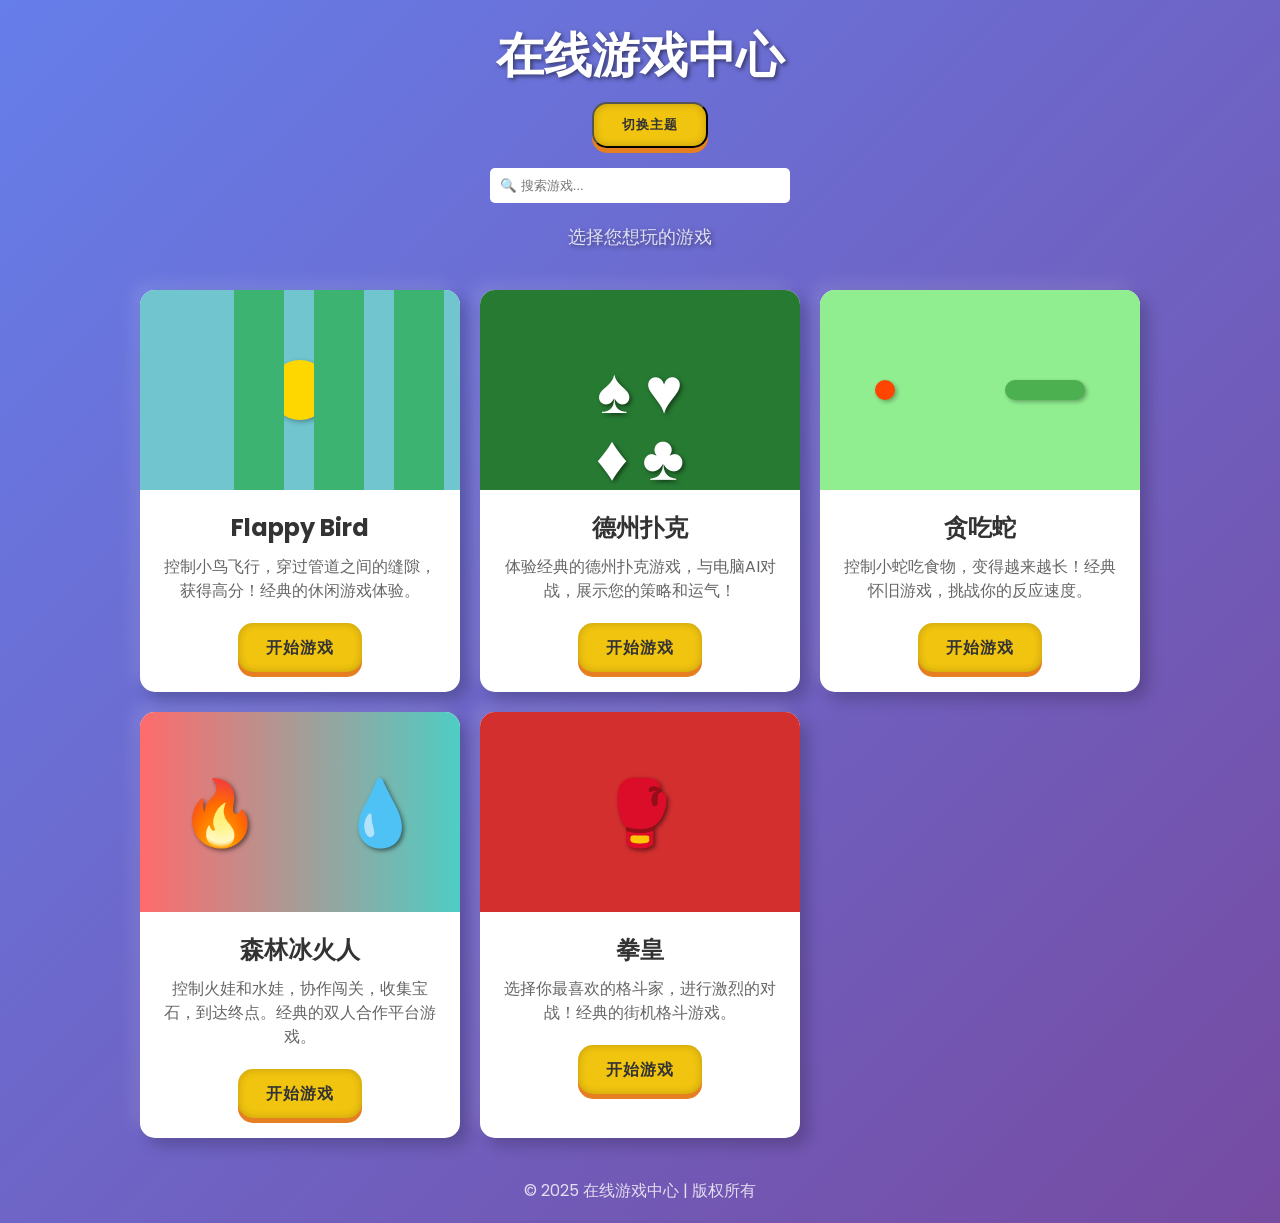
<file: index.html>
<!DOCTYPE html>
<html lang="zh">
<head>
    <meta charset="UTF-8">
    <meta name="viewport" content="width=device-width, initial-scale=1.0">
    <title>在线游戏中心</title>
    <link href="https://fonts.googleapis.com/css2?family=Poppins:wght@300;400;600;800&display=swap" rel="stylesheet">
    <link rel="stylesheet" href="platform/css/style.css">
</head>
<body>
    <div class="container">
        <div class="header">
            <h1>在线游戏中心</h1>
            <button id="theme-toggle" class="play-button" style="margin-left:20px;">切换主题</button>
            <input type="text" id="search-input" class="search-input" placeholder="🔍 搜索游戏...">
            <p>选择您想玩的游戏</p>
        </div>
        
        <div class="games-grid">
            <div class="game-card">
                <div class="game-image flappy-bird-image"></div>
                <div class="game-info">
                    <h2>Flappy Bird</h2>
                    <p>控制小鸟飞行，穿过管道之间的缝隙，获得高分！经典的休闲游戏体验。</p>
                    <a href="flappybird/index.html" class="play-button">开始游戏</a>
                </div>
            </div>
            
            <div class="game-card">
                <div class="game-image poker-image"></div>
                <div class="game-info">
                    <h2>德州扑克</h2>
                    <p>体验经典的德州扑克游戏，与电脑AI对战，展示您的策略和运气！</p>
                    <a href="poker/index.html" class="play-button">开始游戏</a>
                </div>
            </div>

            <div class="game-card">
                <div class="game-image snake-image"></div>
                <div class="game-info">
                    <h2>贪吃蛇</h2>
                    <p>控制小蛇吃食物，变得越来越长！经典怀旧游戏，挑战你的反应速度。</p>
                    <a href="snake/index.html" class="play-button">开始游戏</a>
                </div>
            </div>

            <div class="game-card">
                <div class="game-image firewater-image"></div>
                <div class="game-info">
                    <h2>森林冰火人</h2>
                    <p>控制火娃和水娃，协作闯关，收集宝石，到达终点。经典的双人合作平台游戏。</p>
                    <a href="firewater/index.html" class="play-button">开始游戏</a>
                </div>
            </div>

            <div class="game-card">
                <div class="game-image kingoffighters-image"></div>
                <div class="game-info">
                    <h2>拳皇</h2>
                    <p>选择你最喜欢的格斗家，进行激烈的对战！经典的街机格斗游戏。</p>
                    <a href="kingoffighters/index.html" class="play-button">开始游戏</a>
                </div>
            </div>
        </div>
        
        <div class="footer">
            <p>&copy; 2025 在线游戏中心 | 版权所有</p>
        </div>
    </div>
    <script src="platform/js/main.js"></script>
</body>
</html>
</file>
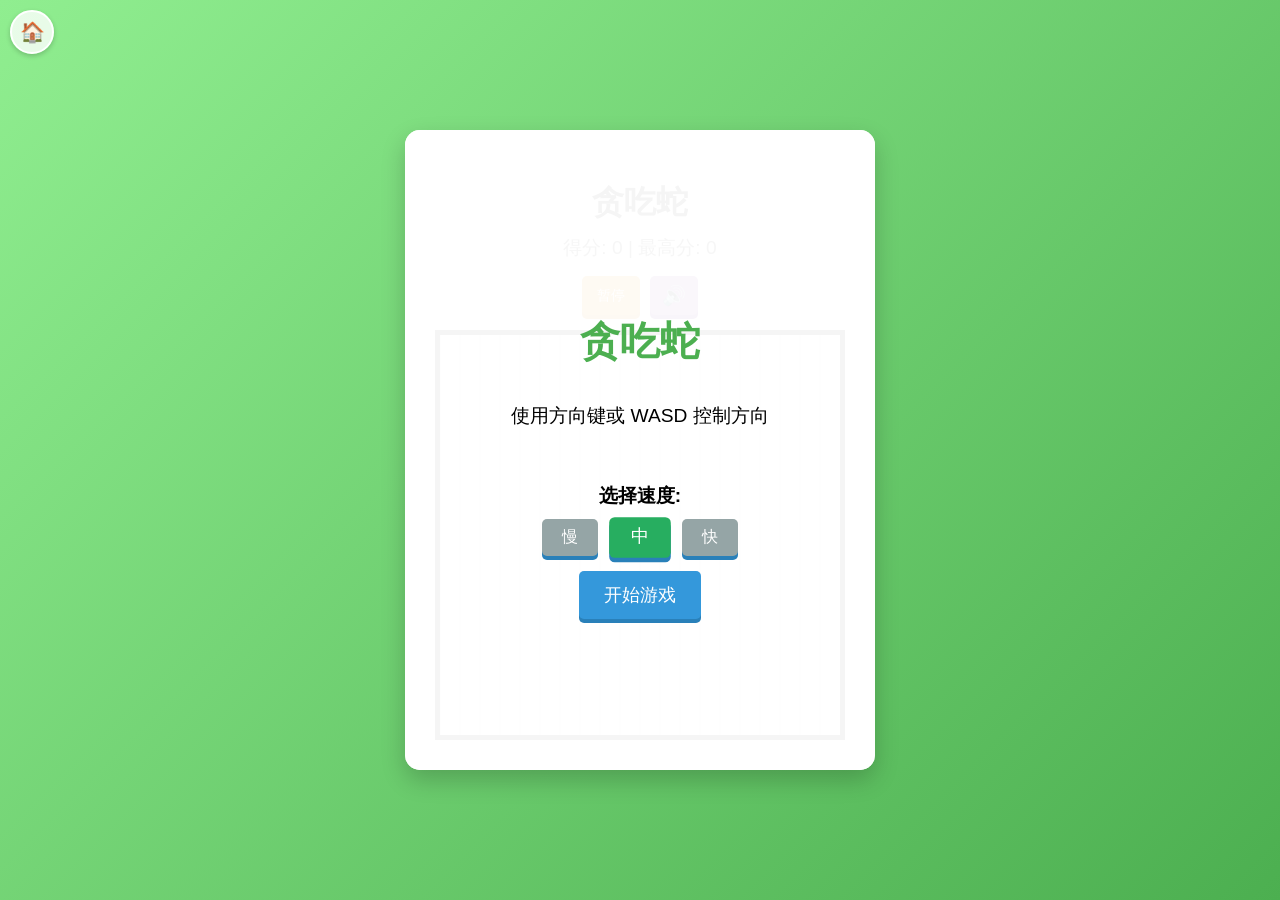
<file: snake/index.html>
<!DOCTYPE html>
<html lang="zh">
<head>
    <meta charset="UTF-8">
    <meta name="viewport" content="width=device-width, initial-scale=1.0">
    <title>贪吃蛇</title>
    <link rel="stylesheet" href="style.css">
</head>
<body>
    <div class="game-container">
        <h1>贪吃蛇</h1>
        <div class="score-container">
            得分: <span id="score">0</span> | 最高分: <span id="high-score">0</span>
        </div>
        <div class="controls-bar">
            <button id="pause-button">暂停</button>
            <button id="mute-button">🔊</button>
        </div>
        <canvas id="game-canvas" width="400" height="400"></canvas>
        <div id="game-over" class="game-message" style="display: none;">
            <h2>游戏结束!</h2>
            <p>你的得分: <span id="final-score">0</span></p>
            <p>最高分: <span id="final-high-score">0</span></p>
            <button id="restart-button">重新开始</button>
        </div>
         <div id="start-screen" class="game-message">
            <h2>贪吃蛇</h2>
            <p>使用方向键或 WASD 控制方向</p>
            <div class="speed-selection">
                <p>选择速度:</p>
                <button class="speed-btn" data-speed="slow">慢</button>
                <button class="speed-btn active" data-speed="medium">中</button>
                <button class="speed-btn" data-speed="fast">快</button>
            </div>
            <button id="start-button">开始游戏</button>
        </div>
        <div id="pause-screen" class="game-message" style="display: none;">
            <h2>游戏暂停</h2>
            <button id="resume-button">继续游戏</button>
        </div>
    </div>
    <script src="game.js"></script>
    <script src="../platform/js/game-toolbar.js"></script>
</body>
</html>
</file>
<file: platform/css/style.css>
:root {
    --bg-gradient-light: linear-gradient(135deg, #667eea 0%, #764ba2 100%);
    --bg-gradient-dark: linear-gradient(135deg, #1e1e1e 0%, #3f3f3f 100%);
    --bg-speed: 20s;
    --card-hover-deg: 10deg;
    --card-radius: 15px;
    --shadow-light: rgba(255,255,255,0.1);
    --shadow-dark: rgba(0,0,0,0.2);
}

* {
    margin: 0;
    padding: 0;
    box-sizing: border-box;
}

body {
    font-family: 'Poppins', sans-serif;
    background-color: #f0f0f0;
    background: linear-gradient(135deg, #667eea 0%, #764ba2 50%, #ff6b6b 100%);
    background-size: 200% 200%;
    animation: gradient-anim var(--bg-speed) ease infinite;
    min-height: 100vh;
    display: flex;
    justify-content: center;
    align-items: center;
    padding: 20px;
}

@keyframes gradient-anim {
    0% { background-position: 0% 50%; }
    50% { background-position: 100% 50%; }
    100% { background-position: 0% 50%; }
}

body[data-theme="dark"] {
    background-image: var(--bg-gradient-dark);
    color: #f0f0f0;
}

.container {
    max-width: 1000px;
    width: 100%;
    margin: 0 auto;
}

.header {
    text-align: center;
    margin-bottom: 40px;
    color: white;
    text-shadow: 2px 2px 4px rgba(0, 0, 0, 0.5);
}

.header h1 {
    font-size: 48px;
    margin-bottom: 10px;
}

.header p {
    font-size: 18px;
    opacity: 0.8;
}

.games-grid {
    display: grid;
    grid-template-columns: repeat(auto-fit, minmax(300px, 1fr));
    gap: 20px;
    perspective: 1200px;
}

.game-card {
    background-color: #fff;
    border-radius: var(--card-radius);
    overflow: hidden;
    box-shadow: 8px 8px 15px var(--shadow-dark), -8px -8px 15px var(--shadow-light);
    transition: transform 0.5s ease, box-shadow 0.5s ease;
}

.game-card:hover {
    transform: translateY(-15px) rotateY(var(--card-hover-deg));
    box-shadow: 12px 12px 22px var(--shadow-dark), -12px -12px 22px var(--shadow-light);
}

.game-image {
    width: 100%;
    height: 200px;
    background-size: cover;
    background-position: center;
    display: flex;
    justify-content: center;
    align-items: center;
    font-size: 32px;
    font-weight: bold;
    color: white;
    text-shadow: 2px 2px 4px rgba(0, 0, 0, 0.5);
    position: relative;
}

.flappy-bird-image {
    background-color: #70c5ce;
}

.flappy-bird-image::before {
    content: "";
    position: absolute;
    width: 60px;
    height: 60px;
    background-color: #FFD700;
    border-radius: 50%;
    box-shadow: 2px 2px 5px rgba(0, 0, 0, 0.3);
}

.flappy-bird-image::after {
    content: "";
    position: absolute;
    right: 30%;
    height: 200px;
    width: 50px;
    background-color: #3CB371;
    box-shadow: -80px 0 0 #3CB371, 80px 0 0 #3CB371;
}

.poker-image {
    background-color: #277a32;
}

.poker-image::before {
    content: "♠ ♥";
    font-size: 64px;
    color: white;
}

.poker-image::after {
    content: "♦ ♣";
    font-size: 64px;
    color: white;
    position: absolute;
    top: 60%;
}

.snake-image {
    background-color: #90EE90; /* Light green background */
    display: flex;
    justify-content: space-around;
    align-items: center;
}

.snake-image::before {
    content: "";
    width: 20px;
    height: 20px;
    background-color: #FF4500; /* OrangeRed for food */
    border-radius: 50%;
    box-shadow: 2px 2px 4px rgba(0,0,0,0.3);
}

.snake-image::after {
    content: "";
    width: 80px;
    height: 20px;
    background-color: #4CAF50; /* Green for snake */
    border-radius: 10px;
    box-shadow: 2px 2px 4px rgba(0,0,0,0.3);
}

.firewater-image {
    background: linear-gradient(to right, #ff6b6b, #4ecdc4); /* Red to Blue gradient */
    display: flex;
    justify-content: space-around;
    align-items: center;
}

.firewater-image::before {
    content: "🔥"; /* Fire emoji */
    font-size: 64px;
    text-shadow: 2px 2px 4px rgba(0,0,0,0.5);
}

.firewater-image::after {
    content: "💧"; /* Water droplet emoji */
    font-size: 64px;
    text-shadow: 2px 2px 4px rgba(0,0,0,0.5);
}

/* 新增拳皇游戏卡片图片样式 */
.kingoffighters-image {
    background-color: #d32f2f; /* Red background */
    display: flex;
    justify-content: center;
    align-items: center;
}

.kingoffighters-image::before {
    content: "🥊"; /* Boxing glove emoji */
    font-size: 64px;
    text-shadow: 2px 2px 4px rgba(0,0,0,0.5);
}

.game-info {
    padding: 20px;
    text-align: center;
}

.game-info h2 {
    font-size: 24px;
    margin-bottom: 10px;
    color: #333;
}

.game-info p {
    color: #666;
    margin-bottom: 20px;
    line-height: 1.5;
}

.play-button {
    display: inline-block;
    padding: 12px 28px;
    background-color: #f1c40f;
    color: #333;
    text-decoration: none;
    border-radius: var(--card-radius);
    font-weight: 600;
    text-transform: uppercase;
    letter-spacing: 1px;
    box-shadow: inset 0 0 8px var(--shadow-dark), 0 5px 0 #e67e22;
    transition: transform 0.2s ease, box-shadow 0.2s ease;
}

.play-button:hover {
    transform: scale(1.05);
    background-color: #f39c12;
    box-shadow: inset 0 0 12px var(--shadow-dark), 0 8px 0 #e67e22;
}

.play-button:active {
    transform: translateY(3px) scale(1);
    box-shadow: inset 0 0 4px var(--shadow-dark), 0 2px 0 #e67e22;
}

.footer {
    text-align: center;
    margin-top: 40px;
    color: white;
    opacity: 0.8;
}

@media (max-width: 768px) {
    .header h1 {
        font-size: 36px;
    }
    
    .game-card {
        max-width: 350px;
        margin: 0 auto;
    }
}

.header .search-input {
    display: block;
    margin: 20px auto;
    padding: 10px;
    width: 300px;
    max-width: 90%;
    border: none;
    border-radius: 5px;
}
</file>
<file: snake/style.css>
body {
    display: flex;
    justify-content: center;
    align-items: center;
    min-height: 100vh;
    background-color: #f0f0f0;
    font-family: Arial, sans-serif;
    background-image: linear-gradient(135deg, #90EE90 0%, #4CAF50 100%);
    margin: 0;
}

.game-container {
    text-align: center;
    background-color: white;
    padding: 30px;
    border-radius: 15px;
    box-shadow: 0 10px 25px rgba(0, 0, 0, 0.2);
    position: relative; /* Needed for absolute positioning of messages */
}

h1 {
    color: #333;
    margin-bottom: 10px;
}

.score-container {
    font-size: 1.2em;
    margin-bottom: 15px;
    color: #555;
}

.controls-bar {
    display: flex;
    justify-content: center;
    gap: 10px;
    margin-bottom: 15px;
}

.controls-bar button {
    padding: 8px 15px;
    font-size: 0.9em;
}

#game-canvas {
    border: 5px solid #333;
    background-color: #f9f9f9;
    display: block; /* Prevents extra space below canvas */
    margin: 0 auto; /* Center canvas */
}

.game-message {
    position: absolute;
    top: 0;
    left: 0;
    width: 100%;
    height: 100%;
    background-color: rgba(255, 255, 255, 0.95);
    display: flex;
    flex-direction: column;
    justify-content: center;
    align-items: center;
    border-radius: 15px; /* Match container */
    z-index: 10;
}

.game-message h2 {
    font-size: 2.5em;
    color: #e74c3c;
    margin-bottom: 15px;
}
#start-screen h2, #pause-screen h2 {
    color: #4CAF50;
}

.game-message p {
    font-size: 1.2em;
    margin-bottom: 20px;
}

.speed-selection {
    margin: 15px 0;
}

.speed-selection p {
    margin-bottom: 10px;
    font-weight: bold;
}

.speed-btn {
    padding: 8px 20px;
    margin: 0 5px;
    font-size: 1em;
    background-color: #95a5a6;
    border: none;
    border-radius: 5px;
    cursor: pointer;
    transition: all 0.3s ease;
}

.speed-btn.active {
    background-color: #27ae60;
    transform: scale(1.1);
}

.speed-btn:hover {
    background-color: #7f8c8d;
}

button {
    padding: 12px 25px;
    font-size: 1.1em;
    color: white;
    background-color: #3498db;
    border: none;
    border-radius: 5px;
    cursor: pointer;
    transition: background-color 0.3s ease;
    box-shadow: 0 4px #2980b9;
}

button:hover {
    background-color: #2980b9;
}

button:active {
    transform: translateY(2px);
    box-shadow: 0 2px #2980b9;
}

#restart-button {
    background-color: #e74c3c;
    box-shadow: 0 4px #c0392b;
}

#restart-button:hover {
    background-color: #c0392b;
}
#restart-button:active {
     box-shadow: 0 2px #c0392b;
}

#pause-button, #resume-button {
    background-color: #f39c12;
    box-shadow: 0 4px #d68910;
}

#pause-button:hover, #resume-button:hover {
    background-color: #d68910;
}

#mute-button {
    background-color: #9b59b6;
    box-shadow: 0 4px #7d3c98;
    font-size: 1.2em;
    padding: 8px 12px;
}

#mute-button:hover {
    background-color: #7d3c98;
}
</file>
